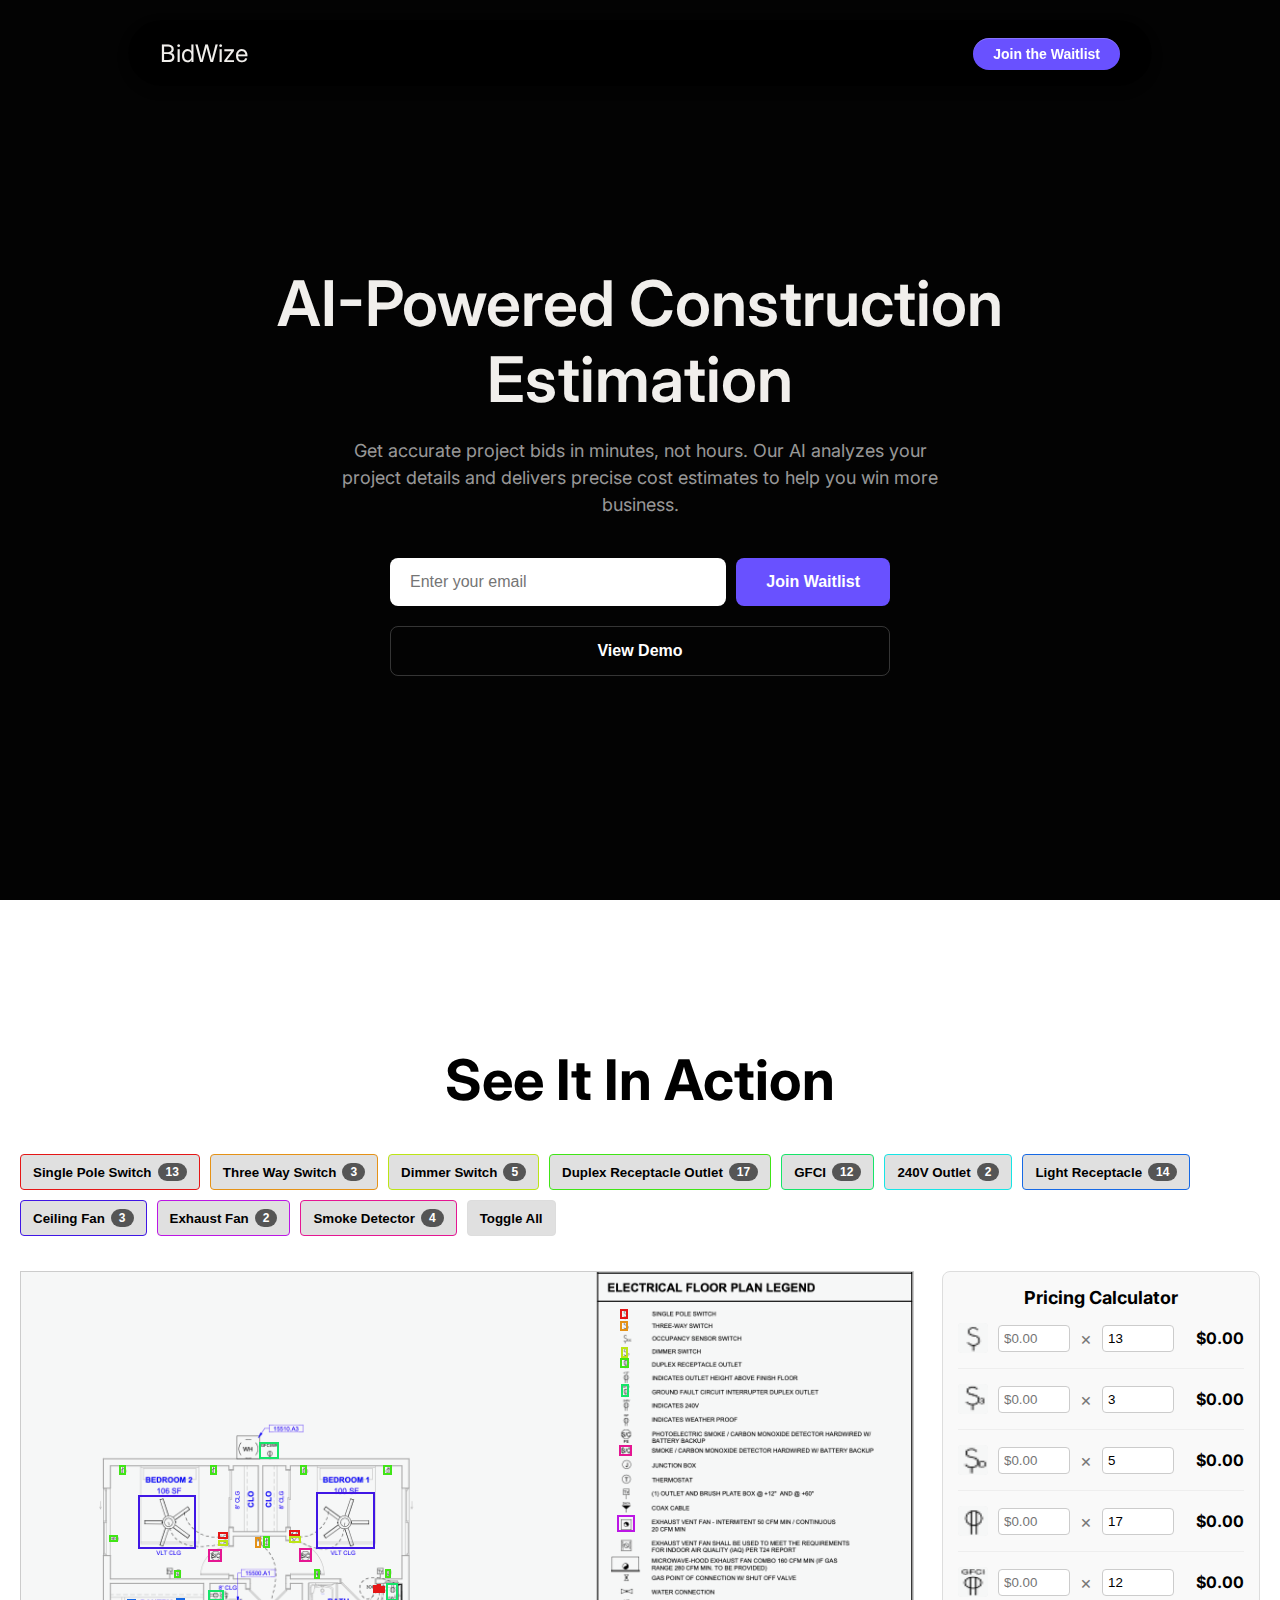
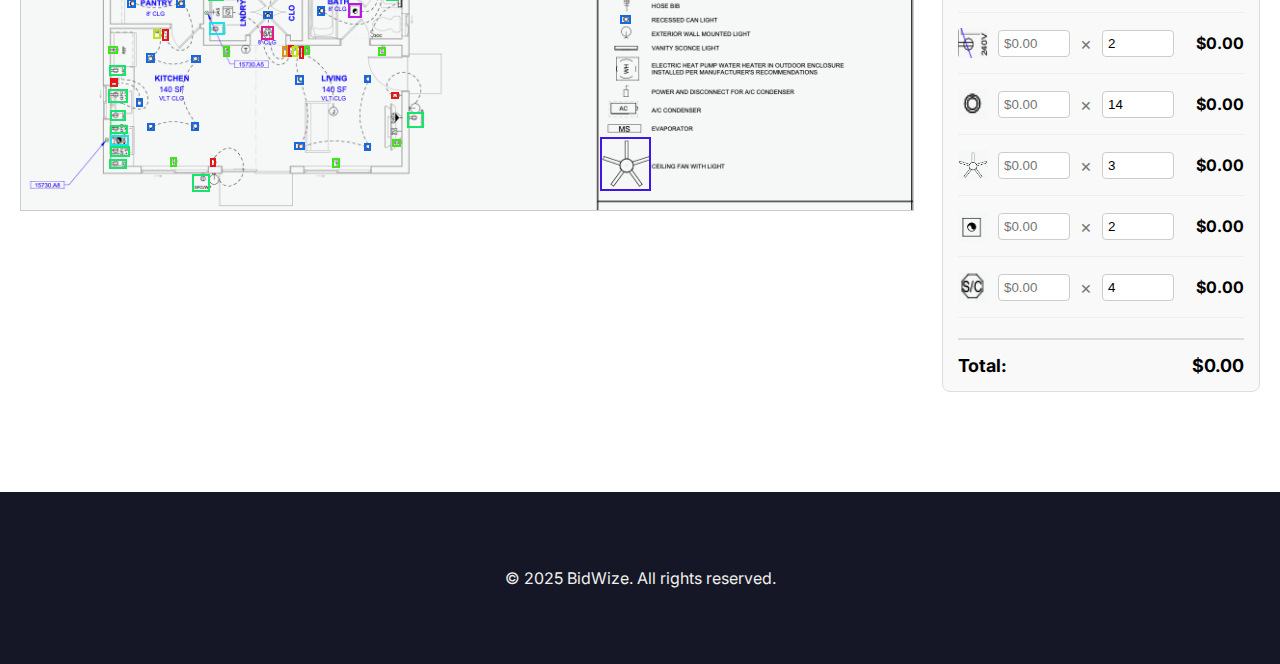
<file: index.html>
<!DOCTYPE html>
<html lang="en">
<head>
    <meta http-equiv="Content-Type" content="text/html; charset=UTF-8">
    <meta name="viewport" content="width=device-width">
    <title>BidWize</title>
    <meta name="description" content="Revolutionize your construction business with AI-powered cost estimation. Get accurate bids faster and win more projects.">
  <style>
    body {
            margin: 0;
            padding: 0;
            font-family: 'Inter', sans-serif;
            background-color: #030303;
            color: #F1EFEC;
        }

    /* Floating navbar */
    .navbar {
      position: fixed;
      top: 20px;
      left: 50%;
      transform: translateX(-50%);
      width: calc(100% - 40px);
      max-width: 960px;
      background-color: rgba(0, 0, 0, 0.75);
      backdrop-filter: blur(20px);
      border-radius: 40px;
      padding: 16px 32px;
      display: flex;
      justify-content: space-between;
      align-items: center;
      z-index: 999;
      box-shadow: 0 4px 12px rgba(0,0,0,0.2);
      border-color: whitesmoke;
      font-size: 150%;
    }

    .navbar a {
      color: white;
      text-decoration: none;
      font-weight: 500;
      margin-left: 20px;
      font-size: 14px;
    }

    .navbar .cta {
      background-color: #6951FF;
      padding: 8px 20px;
      border-radius: 50px;
      font-size: 14px;
      box-shadow: rgba(255, 255, 255, 0.2) 0px 1px inset, rgba(0, 0, 0, 0.16) 0px 2px 8px;
    }

    .section {
      padding: 140px 20px;
      max-width: 800px;
      margin: auto;
    }
/* Hero section */
        .hero {
            min-height: 100vh;
            display: flex;
            flex-direction: column;
            justify-content: center;
            align-items: center;
            text-align: center;
            padding: 0 20px;
            position: relative;
            overflow: hidden;
        }
        
        .hero-content {
            max-width: 800px;
            margin: 0 auto;
            z-index: 2;
        }
        
        .hero h1 {
            font-size: 63px;
            font-weight: 600;
            line-height: 1.2;
            margin-bottom: 20px;
        }
        
        .hero p {
            font-size: 18px;
            line-height: 1.5;
            color: rgba(255, 255, 255, 0.6);
            max-width: 600px;
            margin: 0 auto 40px;
        }
        
        /* Waitlist form */
        .waitlist-form {
            display: flex;
            flex-direction: column;
            gap: 20px;
            max-width: 500px;
            margin: 0 auto;
        }
        
        .input-group {
            display: flex;
            gap: 10px;
        }
        
        input[type="email"] {
            flex: 1;
            padding: 15px 20px;
            border-radius: 8px;
            border: none;
            font-size: 16px;
        }
        
        .btn {
            background-color: #6951FF;
            color: white;
            border: none;
            padding: 15px 30px;
            border-radius: 8px;
            font-size: 16px;
            font-weight: 600;
            cursor: pointer;
            transition: background-color 0.3s;
        }
        
        .btn-secondary {
            background-color: transparent;
            border: 1px solid rgba(255, 255, 255, 0.2);
        }
        
        .btn-secondary:hover {
            background-color: rgba(255, 255, 255, 0.05);
        }
        
        /* Features section */
        .features {
            padding: 100px 20px;
            background-color: white;
            color: black;
        }
        
        .features-container {
            max-width: 1200px;
            margin: 0 auto;
        }
        
        .features h2 {
            font-size: 56px;
            text-align: center;
            margin-bottom: 60px;
        }
        
        .feature-grid {
            display: grid;
            grid-template-columns: repeat(auto-fit, minmax(300px, 1fr));
            gap: 40px;
        }
        
        .feature-card {
            background-color: #f8f8f8;
            border-radius: 12px;
            padding: 30px;
        }
        
        .feature-card h3 {
            font-size: 24px;
            margin-bottom: 15px;
        }
        
        .feature-card p {
            color: #555;
            line-height: 1.5;
        }
        
        /* Demo section */
        .demo {
            padding: 100px 20px;
            text-align: center;
            background-color: white;
            color: black;
        }
        
        .demo h2 {
            font-size: 56px;
            margin-bottom: 40px;
        }
        
        .demo-video {
            max-width: 800px;
            margin: 0 auto;
            border-radius: 12px;
            overflow: hidden;
            box-shadow: 0 20px 40px rgba(0, 0, 0, 0.2);
        }
        
        /* Footer */
        footer {
            padding: 60px 20px;
            background-color: #151726;
            text-align: center;
        }
        
        /* Responsive adjustments */
        @media (max-width: 768px) {
            .hero h1 {
                font-size: 42px;
            }
            
            .features h2, .demo h2 {
                font-size: 42px;
            }
            
            .input-group {
                flex-direction: column;
            }
        }

        .container {
            display: flex;
            gap: 30px;
            align-items: flex-start;
        }
        #image-container {
            position: relative;
            margin-top: 20px;
            width: 100%; /* Take full available width */
            max-width: 2100px; /* Match your image's native width */
        }
        #main-image {
            border: 1px solid #ccc;
            width: 100%; /* Make image fill its container */
            height: auto; /* Maintain aspect ratio */
            display: block; /* Remove inline spacing */
        }
        .bbox {
            position: absolute;
            border: 2px solid;
            box-sizing: border-box;
            transition: opacity 0.3s;
        }
        .bbox.hidden {
            opacity: 0;
        }
        #controls {
            margin: 15px 0;
            display: flex;
            gap: 10px;
            flex-wrap: wrap;
        }
        .category-toggle {
            padding: 8px 12px;
            background: #f0f0f0;
            border: 1px solid #ddd;
            border-radius: 4px;
            cursor: pointer;
            transition: all 0.2s;
            display: flex;
            align-items: center;
            gap: 6px;
        }
        .category-toggle.active {
            background: #e0e0e0;
            font-weight: bold;
        }
        .count-badge {
            background: #555;
            color: white;
            border-radius: 10px;
            padding: 2px 8px;
            font-size: 12px;
        }
        
        /* Pricing Panel Styles */
        #pricing-panel {
            width: 300px;
            border: 1px solid #ddd;
            border-radius: 8px;
            padding: 15px;
            margin-top: 20px;
            background: #f9f9f9;
        }
        .pricing-header {
            font-weight: bold;
            margin-bottom: 15px;
            font-size: 18px;
        }
        .category-row {
            display: flex;
            align-items: center;
            gap: 10px;
            margin-bottom: 15px;
            padding-bottom: 15px;
            border-bottom: 1px solid #eee;
        }
        .category-icon {
            width: 30px;
            height: 30px;
            background: #eee;
            border-radius: 4px;
            display: flex;
            align-items: center;
            justify-content: center;
            font-size: 12px;
        }
        .price-input, .count-input {
            width: 60px;
            padding: 5px;
            border: 1px solid #ccc;
            border-radius: 4px;
        }
        .multiply-sign {
            font-size: 18px;
            color: #777;
        }
        .total {
            font-weight: bold;
            margin-left: auto;
            min-width: 60px;
            text-align: right;
        }
        .grand-total {
            margin-top: 20px;
            padding-top: 15px;
            border-top: 2px solid #ddd;
            font-weight: bold;
            font-size: 18px;
            display: flex;
            justify-content: space-between;
        }
    </style>
    <!-- Google Fonts -->
    <link href="https://fonts.googleapis.com/css2?family=Inter:wght@400;500;600;700&display=swap" rel="stylesheet">
</head>
<body>

  <div class="navbar">
    <div class="logo">BidWize</div>
    <div class="nav-links">
      <!-- <a href="#features">Features</a>
      <a href="#pricing">Pricing</a>
      <a href="#faq">FAQ</a> -->
      <button class="cta btn">Join the Waitlist</button>
    </div>
  </div>

  <!-- Hero Section -->
    <section class="hero">
        <div class="hero-content">
            <h1>AI-Powered Construction Estimation</h1>
            <p>Get accurate project bids in minutes, not hours. Our AI analyzes your project details and delivers precise cost estimates to help you win more business.</p>
            
            <div class="waitlist-form">
                  <form class="input-group" action="https://formspree.io/f/xrbkayak" method="POST">
                    <input type="email" name="email" placeholder="Enter your email" required>
                    <button class="btn" type="submit">Join Waitlist</button>
                  </form>
                <button class="btn btn-secondary">View Demo</button>
            </div>
        </div>
    </section>
    
    <!-- Features Section -->
    <!-- <section class="features">
        <div class="features-container">
            <h2>Why BidWize?</h2>
            
            <div class="feature-grid">
                <div class="feature-card">
                    <h3>90% Faster Estimates</h3>
                    <p>Generate complete project estimates in minutes instead of hours, giving you more time to focus on winning projects.</p>
                </div>
                
                <div class="feature-card">
                    <h3>AI-Powered Accuracy</h3>
                    <p>Our system learns from thousands of projects to provide the most accurate material and labor cost predictions.</p>
                </div>
                
                <div class="feature-card">
                    <h3>Competitive Edge</h3>
                    <p>Outbid competitors with precise estimates that protect your margins while remaining competitive.</p>
                </div>
                
                <div class="feature-card">
                    <h3>Customizable Templates</h3>
                    <p>Create and save templates for different project types to streamline your estimating process.</p>
                </div>
                
                <div class="feature-card">
                    <h3>Real-Time Updates</h3>
                    <p>Get automatic adjustments when material prices or labor rates change in your area.</p>
                </div>
                
                <div class="feature-card">
                    <h3>Seamless Integration</h3>
                    <p>Connect with your existing project management and accounting software.</p>
                </div>
            </div>
        </div>
    </section> -->
    
    <!-- Demo Section -->
    <section class="demo">
        <h2>See It In Action</h2>
    <div id="controls">
        <!-- Category toggles will be added here -->
    </div>
    
    <div class="container">
        <div>
            <div id="image-container">
                <img id="main-image" src="./demo_image.png" alt="Demo Image">
                <!-- Bounding boxes will be added here -->
            </div>
        </div>
        
        <div id="pricing-panel">
            <div class="pricing-header">Pricing Calculator</div>
            <!-- Category rows will be added here -->
            <div class="grand-total">
                <span>Total:</span>
                <span id="grand-total">$0.00</span>
            </div>
        </div>
    </div>
    </section>
    
    <!-- Final CTA -->
    <!-- <section class="hero" style="min-height: 60vh;">
        <div class="hero-content">
            <h2>Ready to Transform Your Estimating Process?</h2>
            <p>Join our waitlist to be among the first to access BidWize when we launch.</p>
            
            <div class="waitlist-form">
                <div class="input-group">
                    <input type="email" placeholder="Enter your email" required>
                    <button class="btn">Join Waitlist</button>
                </div>
            </div>
        </div>
    </section> -->
    
    <!-- Footer -->
    <footer>
        <p>© 2025 BidWize. All rights reserved.</p>
    </footer>
    
    <script>
        // Simple form handling
        document.querySelectorAll('.btn').forEach(button => {
            button.addEventListener('click', function() {
                if (this.textContent === 'Join Waitlist') {
                    const email = this.closest('.waitlist-form').querySelector('input').value;
                    if (email && validateEmail(email)) {
                        alert('Thanks for joining our waitlist! We\'ll be in touch soon.');
                    } else {
                        alert('Please enter a valid email address.');
                    }
                } else if (this.textContent === 'View Demo') {
                    // Scroll to demo section
                    document.querySelector('.demo').scrollIntoView({ behavior: 'smooth' });
                } else if (this.textContent === 'Join the Waitlist') {
                    // Scroll to demo section
                    document.querySelector('.hero').scrollIntoView({ behavior: 'smooth' });
                }
            });
        });
        
        function validateEmail(email) {
            const re = /^[^\s@]+@[^\s@]+\.[^\s@]+$/;
            return re.test(email);
        }

        // Fake annotations with % coordinates (relative to image size)
        const annotations = {
            "Single Pole Switch": [
                {
                    "bbox_x": 1244,
                    "bbox_y": 77,
                    "bbox_width": 18,
                    "bbox_height": 22,
                    "image_width": 1850,
                    "image_height": 1114
                },
                {
                    "bbox_x": 395,
                    "bbox_y": 1005,
                    "bbox_width": 12,
                    "bbox_height": 18,
                    "image_width": 1850,
                    "image_height": 1114
                },
                {
                    "bbox_x": 769,
                    "bbox_y": 869,
                    "bbox_width": 18,
                    "bbox_height": 14,
                    "image_width": 1850,
                    "image_height": 1114
                },
                {
                    "bbox_x": 733,
                    "bbox_y": 647,
                    "bbox_width": 7,
                    "bbox_height": 17,
                    "image_width": 1850,
                    "image_height": 1114
                },
                {
                    "bbox_x": 740,
                    "bbox_y": 645,
                    "bbox_width": 8,
                    "bbox_height": 19,
                    "image_width": 1850,
                    "image_height": 1114
                },
                {
                    "bbox_x": 748,
                    "bbox_y": 649,
                    "bbox_width": 9,
                    "bbox_height": 16,
                    "image_width": 1850,
                    "image_height": 1114
                },
                {
                    "bbox_x": 558,
                    "bbox_y": 534,
                    "bbox_width": 22,
                    "bbox_height": 13,
                    "image_width": 1850,
                    "image_height": 1114
                },
                {
                    "bbox_x": 411,
                    "bbox_y": 539,
                    "bbox_width": 20,
                    "bbox_height": 14,
                    "image_width": 1850,
                    "image_height": 1114
                },
                {
                    "bbox_x": 186,
                    "bbox_y": 839,
                    "bbox_width": 18,
                    "bbox_height": 10,
                    "image_width": 1850,
                    "image_height": 1114
                },
                {
                    "bbox_x": 186,
                    "bbox_y": 846,
                    "bbox_width": 18,
                    "bbox_height": 12,
                    "image_width": 1850,
                    "image_height": 1114
                },
                {
                    "bbox_x": 578,
                    "bbox_y": 773,
                    "bbox_width": 11,
                    "bbox_height": 27,
                    "image_width": 1850,
                    "image_height": 1114
                },
                {
                    "bbox_x": 556,
                    "bbox_y": 772,
                    "bbox_width": 13,
                    "bbox_height": 25,
                    "image_width": 1850,
                    "image_height": 1114
                },
                {
                    "bbox_x": 294,
                    "bbox_y": 738,
                    "bbox_width": 15,
                    "bbox_height": 25,
                    "image_width": 1850,
                    "image_height": 1114
                }
            ],
            "Three Way Switch": [
                {
                    "bbox_x": 487,
                    "bbox_y": 549,
                    "bbox_width": 13,
                    "bbox_height": 22,
                    "image_width": 1850,
                    "image_height": 1114
                },
                {
                    "bbox_x": 543,
                    "bbox_y": 773,
                    "bbox_width": 13,
                    "bbox_height": 24,
                    "image_width": 1850,
                    "image_height": 1114
                },
                {
                    "bbox_x": 1245,
                    "bbox_y": 102,
                    "bbox_width": 17,
                    "bbox_height": 22,
                    "image_width": 1850,
                    "image_height": 1114
                }
            ],
            "Dimmer Switch": [
                {
                    "bbox_x": 565,
                    "bbox_y": 773,
                    "bbox_width": 12,
                    "bbox_height": 24,
                    "image_width": 1850,
                    "image_height": 1114
                },
                {
                    "bbox_x": 1246,
                    "bbox_y": 157,
                    "bbox_width": 16,
                    "bbox_height": 21,
                    "image_width": 1850,
                    "image_height": 1114
                },
                {
                    "bbox_x": 558,
                    "bbox_y": 547,
                    "bbox_width": 24,
                    "bbox_height": 14,
                    "image_width": 1850,
                    "image_height": 1114
                },
                {
                    "bbox_x": 411,
                    "bbox_y": 555,
                    "bbox_width": 21,
                    "bbox_height": 13,
                    "image_width": 1850,
                    "image_height": 1114
                },
                {
                    "bbox_x": 276,
                    "bbox_y": 738,
                    "bbox_width": 17,
                    "bbox_height": 22,
                    "image_width": 1850,
                    "image_height": 1114
                }
            ],
            "Duplex Receptacle Outlet": [
                {
                    "bbox_x": 1245,
                    "bbox_y": 179,
                    "bbox_width": 19,
                    "bbox_height": 21,
                    "image_width": 1850,
                    "image_height": 1114
                },
                {
                    "bbox_x": 205,
                    "bbox_y": 400,
                    "bbox_width": 14,
                    "bbox_height": 21,
                    "image_width": 1850,
                    "image_height": 1114
                },
                {
                    "bbox_x": 394,
                    "bbox_y": 400,
                    "bbox_width": 14,
                    "bbox_height": 21,
                    "image_width": 1850,
                    "image_height": 1114
                },
                {
                    "bbox_x": 581,
                    "bbox_y": 400,
                    "bbox_width": 14,
                    "bbox_height": 21,
                    "image_width": 1850,
                    "image_height": 1114
                },
                {
                    "bbox_x": 753,
                    "bbox_y": 400,
                    "bbox_width": 18,
                    "bbox_height": 21,
                    "image_width": 1850,
                    "image_height": 1114
                },
                {
                    "bbox_x": 184,
                    "bbox_y": 544,
                    "bbox_width": 20,
                    "bbox_height": 16,
                    "image_width": 1850,
                    "image_height": 1114
                },
                {
                    "bbox_x": 319,
                    "bbox_y": 616,
                    "bbox_width": 14,
                    "bbox_height": 18,
                    "image_width": 1850,
                    "image_height": 1114
                },
                {
                    "bbox_x": 503,
                    "bbox_y": 547,
                    "bbox_width": 16,
                    "bbox_height": 24,
                    "image_width": 1850,
                    "image_height": 1114
                },
                {
                    "bbox_x": 609,
                    "bbox_y": 615,
                    "bbox_width": 13,
                    "bbox_height": 20,
                    "image_width": 1850,
                    "image_height": 1114
                },
                {
                    "bbox_x": 757,
                    "bbox_y": 615,
                    "bbox_width": 13,
                    "bbox_height": 19,
                    "image_width": 1850,
                    "image_height": 1114
                },
                {
                    "bbox_x": 743,
                    "bbox_y": 775,
                    "bbox_width": 17,
                    "bbox_height": 19,
                    "image_width": 1850,
                    "image_height": 1114
                },
                {
                    "bbox_x": 311,
                    "bbox_y": 1004,
                    "bbox_width": 15,
                    "bbox_height": 19,
                    "image_width": 1850,
                    "image_height": 1114
                },
                {
                    "bbox_x": 648,
                    "bbox_y": 1005,
                    "bbox_width": 16,
                    "bbox_height": 20,
                    "image_width": 1850,
                    "image_height": 1114
                },
                {
                    "bbox_x": 772,
                    "bbox_y": 966,
                    "bbox_width": 19,
                    "bbox_height": 16,
                    "image_width": 1850,
                    "image_height": 1114
                },
                {
                    "bbox_x": 420,
                    "bbox_y": 774,
                    "bbox_width": 16,
                    "bbox_height": 22,
                    "image_width": 1850,
                    "image_height": 1114
                },
                {
                    "bbox_x": 588,
                    "bbox_y": 774,
                    "bbox_width": 14,
                    "bbox_height": 19,
                    "image_width": 1850,
                    "image_height": 1114
                },
                {
                    "bbox_x": 183,
                    "bbox_y": 773,
                    "bbox_width": 20,
                    "bbox_height": 18,
                    "image_width": 1850,
                    "image_height": 1114
                }
            ],
            "GFCI": [
                {
                    "bbox_x": 1246,
                    "bbox_y": 233,
                    "bbox_width": 18,
                    "bbox_height": 27,
                    "image_width": 1850,
                    "image_height": 1114
                },
                {
                    "bbox_x": 496,
                    "bbox_y": 353,
                    "bbox_width": 41,
                    "bbox_height": 34,
                    "image_width": 1850,
                    "image_height": 1114
                },
                {
                    "bbox_x": 759,
                    "bbox_y": 643,
                    "bbox_width": 26,
                    "bbox_height": 37,
                    "image_width": 1850,
                    "image_height": 1114
                },
                {
                    "bbox_x": 803,
                    "bbox_y": 911,
                    "bbox_width": 35,
                    "bbox_height": 32,
                    "image_width": 1850,
                    "image_height": 1114
                },
                {
                    "bbox_x": 356,
                    "bbox_y": 1038,
                    "bbox_width": 39,
                    "bbox_height": 37,
                    "image_width": 1850,
                    "image_height": 1114
                },
                {
                    "bbox_x": 184,
                    "bbox_y": 1008,
                    "bbox_width": 37,
                    "bbox_height": 21,
                    "image_width": 1850,
                    "image_height": 1114
                },
                {
                    "bbox_x": 185,
                    "bbox_y": 814,
                    "bbox_width": 35,
                    "bbox_height": 22,
                    "image_width": 1850,
                    "image_height": 1114
                },
                {
                    "bbox_x": 186,
                    "bbox_y": 907,
                    "bbox_width": 33,
                    "bbox_height": 22,
                    "image_width": 1850,
                    "image_height": 1114
                },
                {
                    "bbox_x": 186,
                    "bbox_y": 937,
                    "bbox_width": 39,
                    "bbox_height": 19,
                    "image_width": 1850,
                    "image_height": 1114
                },
                {
                    "bbox_x": 186,
                    "bbox_y": 980,
                    "bbox_width": 42,
                    "bbox_height": 24,
                    "image_width": 1850,
                    "image_height": 1114
                },
                {
                    "bbox_x": 390,
                    "bbox_y": 658,
                    "bbox_width": 33,
                    "bbox_height": 22,
                    "image_width": 1850,
                    "image_height": 1114
                },
                {
                    "bbox_x": 183,
                    "bbox_y": 862,
                    "bbox_width": 40,
                    "bbox_height": 29,
                    "image_width": 1850,
                    "image_height": 1114
                }
            ],
            "240V Outlet": [
                {
                    "bbox_x": 392,
                    "bbox_y": 725,
                    "bbox_width": 33,
                    "bbox_height": 26,
                    "image_width": 1850,
                    "image_height": 1114
                },
                {
                    "bbox_x": 186,
                    "bbox_y": 958,
                    "bbox_width": 40,
                    "bbox_height": 22,
                    "image_width": 1850,
                    "image_height": 1114
                }
            ],
            "Light Receptacle": [
                {
                    "bbox_x": 1244,
                    "bbox_y": 709,
                    "bbox_width": 23,
                    "bbox_height": 20,
                    "image_width": 1850,
                    "image_height": 1114
                },
                {
                    "bbox_x": 570,
                    "bbox_y": 834,
                    "bbox_width": 19,
                    "bbox_height": 21,
                    "image_width": 1850,
                    "image_height": 1114
                },
                {
                    "bbox_x": 713,
                    "bbox_y": 834,
                    "bbox_width": 15,
                    "bbox_height": 17,
                    "image_width": 1850,
                    "image_height": 1114
                },
                {
                    "bbox_x": 713,
                    "bbox_y": 974,
                    "bbox_width": 16,
                    "bbox_height": 17,
                    "image_width": 1850,
                    "image_height": 1114
                },
                {
                    "bbox_x": 569,
                    "bbox_y": 973,
                    "bbox_width": 22,
                    "bbox_height": 15,
                    "image_width": 1850,
                    "image_height": 1114
                },
                {
                    "bbox_x": 354,
                    "bbox_y": 930,
                    "bbox_width": 18,
                    "bbox_height": 20,
                    "image_width": 1850,
                    "image_height": 1114
                },
                {
                    "bbox_x": 263,
                    "bbox_y": 932,
                    "bbox_width": 16,
                    "bbox_height": 17,
                    "image_width": 1850,
                    "image_height": 1114
                },
                {
                    "bbox_x": 240,
                    "bbox_y": 882,
                    "bbox_width": 15,
                    "bbox_height": 17,
                    "image_width": 1850,
                    "image_height": 1114
                },
                {
                    "bbox_x": 262,
                    "bbox_y": 789,
                    "bbox_width": 17,
                    "bbox_height": 20,
                    "image_width": 1850,
                    "image_height": 1114
                },
                {
                    "bbox_x": 354,
                    "bbox_y": 793,
                    "bbox_width": 21,
                    "bbox_height": 17,
                    "image_width": 1850,
                    "image_height": 1114
                },
                {
                    "bbox_x": 323,
                    "bbox_y": 675,
                    "bbox_width": 20,
                    "bbox_height": 21,
                    "image_width": 1850,
                    "image_height": 1114
                },
                {
                    "bbox_x": 222,
                    "bbox_y": 676,
                    "bbox_width": 19,
                    "bbox_height": 19,
                    "image_width": 1850,
                    "image_height": 1114
                },
                {
                    "bbox_x": 504,
                    "bbox_y": 702,
                    "bbox_width": 20,
                    "bbox_height": 17,
                    "image_width": 1850,
                    "image_height": 1114
                },
                {
                    "bbox_x": 616,
                    "bbox_y": 692,
                    "bbox_width": 17,
                    "bbox_height": 20,
                    "image_width": 1850,
                    "image_height": 1114
                }
            ],
            "Ceiling Fan": [
                {
                    "bbox_x": 1203,
                    "bbox_y": 961,
                    "bbox_width": 106,
                    "bbox_height": 113,
                    "image_width": 1850,
                    "image_height": 1114
                },
                {
                    "bbox_x": 614,
                    "bbox_y": 456,
                    "bbox_width": 123,
                    "bbox_height": 117,
                    "image_width": 1850,
                    "image_height": 1114
                },
                {
                    "bbox_x": 245,
                    "bbox_y": 461,
                    "bbox_width": 120,
                    "bbox_height": 113,
                    "image_width": 1850,
                    "image_height": 1114
                }
            ],
            "Exhaust Fan": [
                {
                    "bbox_x": 1239,
                    "bbox_y": 504,
                    "bbox_width": 36,
                    "bbox_height": 35,
                    "image_width": 1850,
                    "image_height": 1114
                },
                {
                    "bbox_x": 680,
                    "bbox_y": 685,
                    "bbox_width": 29,
                    "bbox_height": 31,
                    "image_width": 1850,
                    "image_height": 1114
                }
            ],
            "Smoke Detector": [
                {
                    "bbox_x": 1242,
                    "bbox_y": 358,
                    "bbox_width": 27,
                    "bbox_height": 24,
                    "image_width": 1850,
                    "image_height": 1114
                },
                {
                    "bbox_x": 579,
                    "bbox_y": 572,
                    "bbox_width": 26,
                    "bbox_height": 29,
                    "image_width": 1850,
                    "image_height": 1114
                },
                {
                    "bbox_x": 389,
                    "bbox_y": 574,
                    "bbox_width": 29,
                    "bbox_height": 26,
                    "image_width": 1850,
                    "image_height": 1114
                },
                {
                    "bbox_x": 500,
                    "bbox_y": 733,
                    "bbox_width": 27,
                    "bbox_height": 28,
                    "image_width": 1850,
                    "image_height": 1114
                }
            ]
        };

        // Vibrant colors for visibility
        const categoryColors = {
            "Single Pole Switch": "#E51616",
            "Three Way Switch": "#E59216",
            "Dimmer Switch": "#BCE516",
            "Duplex Receptacle Outlet": "#40E516",
            "GFCI": "#16E569",
            "240V Outlet": "#16E5E5",
            "Light Receptacle": "#1669E5",
            "Ceiling Fan": "#4016E5",
            "Exhaust Fan": "#BC16E5",
            "Smoke Detector": "#E51692"
        };

        // Category icons (using emoji for demo - replace with actual icons)
        const categoryIcons = {
            "Single Pole Switch": "./Single Pole Switch.png",
            "Three Way Switch": "./Three Way Switch.png",
            "Dimmer Switch": "./Dimmer Switch.png",
            "Duplex Receptacle Outlet": "./Duplex Receptacle Outlet.png",
            "GFCI": "./GFCI.png",
            "240V Outlet": "./240V Outlet.png",
            "Light Receptacle": "./Light Receptacle.png",
            "Ceiling Fan": "./Ceiling Fan.png",
            "Exhaust Fan": "./Exhaust Fan.png",
            "Smoke Detector": "./Smoke Detector.png"
        };

        // Track active categories
        const activeCategories = new Set(Object.keys(annotations));
        const pricingData = {};

        // Initialize everything
        function init() {
            renderBoundingBoxes();
            createCategoryToggles();
            createPricingPanel();
        }

        function renderBoundingBoxes() {
            const container = document.getElementById('image-container');
            container.querySelectorAll('.bbox').forEach(el => el.remove());

            const img = document.getElementById('main-image');
            
            // Wait for image to load to get accurate dimensions
            img.onload = function() {
                const imgWidth = img.naturalWidth; // Use actual image dimensions
                const imgHeight = img.naturalHeight;
                
                Object.entries(annotations).forEach(([category, boxes]) => {
                    boxes.forEach((box, index) => {
                        const boxElement = document.createElement('div');
                        boxElement.className = 'bbox';
                        boxElement.dataset.category = category;
                        boxElement.dataset.index = index;
                        boxElement.style.borderColor = categoryColors[category];
                        
                        // Calculate percentages based on actual image dimensions
                        boxElement.style.left = `${(box.bbox_x / box.image_width * 100)}%`;
                        boxElement.style.top = `${(box.bbox_y / box.image_height * 100)}%`;
                        boxElement.style.width = `${(box.bbox_width / box.image_width * 100)}%`;
                        boxElement.style.height = `${(box.bbox_height / box.image_height * 100)}%`;
                        
                        if (!activeCategories.has(category)) {
                            boxElement.classList.add('hidden');
                        }
                        
                        container.appendChild(boxElement);
                    });
                });
            };
            
            // Trigger load if image is already cached
            if (img.complete) img.onload();
        }

        function createCategoryToggles() {
            const controls = document.getElementById('controls');
            controls.innerHTML = ''; // Clear existing
            
            Object.keys(annotations).forEach(category => {
                const toggle = document.createElement('button');
                toggle.className = 'category-toggle active';
                toggle.innerHTML = `
                    ${category}
                    <span class="count-badge">${annotations[category].length}</span>
                `;
                toggle.style.borderColor = categoryColors[category];
                
                toggle.onclick = () => {
                    toggle.classList.toggle('active');
                    if (activeCategories.has(category)) {
                        activeCategories.delete(category);
                    } else {
                        activeCategories.add(category);
                    }
                    
                    // Update all boxes in this category
                    document.querySelectorAll(`.bbox[data-category="${category}"]`).forEach(box => {
                        box.classList.toggle('hidden');
                    });
                };
                
                controls.appendChild(toggle);
            });

            // Add "Toggle All" button
            const toggleAll = document.createElement('button');
            toggleAll.className = 'category-toggle active';
            toggleAll.textContent = 'Toggle All';
            toggleAll.onclick = () => {
                const allActive = activeCategories.size === Object.keys(annotations).length;
                
                if (allActive) {
                    // Hide all
                    activeCategories.clear();
                    document.querySelectorAll('.category-toggle').forEach(t => t.classList.remove('active'));
                } else {
                    // Show all
                    Object.keys(annotations).forEach(cat => activeCategories.add(cat));
                    document.querySelectorAll('.category-toggle').forEach(t => t.classList.add('active'));
                }
                
                document.querySelectorAll('.bbox').forEach(box => {
                    box.classList.toggle('hidden', !allActive);
                });
            };
            controls.appendChild(toggleAll);
        }

        function createPricingPanel() {
            const panel = document.getElementById('pricing-panel');
            const grandTotal = panel.querySelector('.grand-total');
            
            // Initialize pricing data
            Object.keys(annotations).forEach(category => {
                pricingData[category] = {
                    price: 0,
                    count: annotations[category].length,
                    total: 0
                };
            });
            
            // Create rows for each category
            Object.keys(annotations).forEach(category => {
                const row = document.createElement('div');
                row.className = 'category-row';
                row.innerHTML = `
                    <img class="category-icon" src="${categoryIcons[category]}"></img>
                    <input type="number" class="price-input" placeholder="$0.00" min="0" step="0.01" 
                           data-category="${category}" data-type="price">
                    <div class="multiply-sign">×</div>
                    <input type="number" class="count-input" value="${annotations[category].length}" min="0" 
                           data-category="${category}" data-type="count">
                    <div class="total" data-category="${category}">$0.00</div>
                `;
                panel.insertBefore(row, grandTotal);
            });
            
            // Add event listeners for inputs
            panel.querySelectorAll('input').forEach(input => {
                input.addEventListener('input', updateCalculations);
            });
            
            updateCalculations();
        }

        function updateCalculations() {
            // Update individual category totals
            let grandTotal = 0;
            
            Object.keys(annotations).forEach(category => {
                const price = parseFloat(document.querySelector(`.price-input[data-category="${category}"]`).value) || 0;
                const count = parseInt(document.querySelector(`.count-input[data-category="${category}"]`).value) || 0;
                const total = price * count;
                
                pricingData[category] = { price, count, total };
                document.querySelector(`.total[data-category="${category}"]`).textContent = `$${total.toFixed(2)}`;
                
                grandTotal += total;
            });
            
            // Update grand total
            document.getElementById('grand-total').textContent = `$${grandTotal.toFixed(2)}`;
        }

        // Initialize when the page loads
        window.onload = init;
    </script>

</body>
</html>
</file>
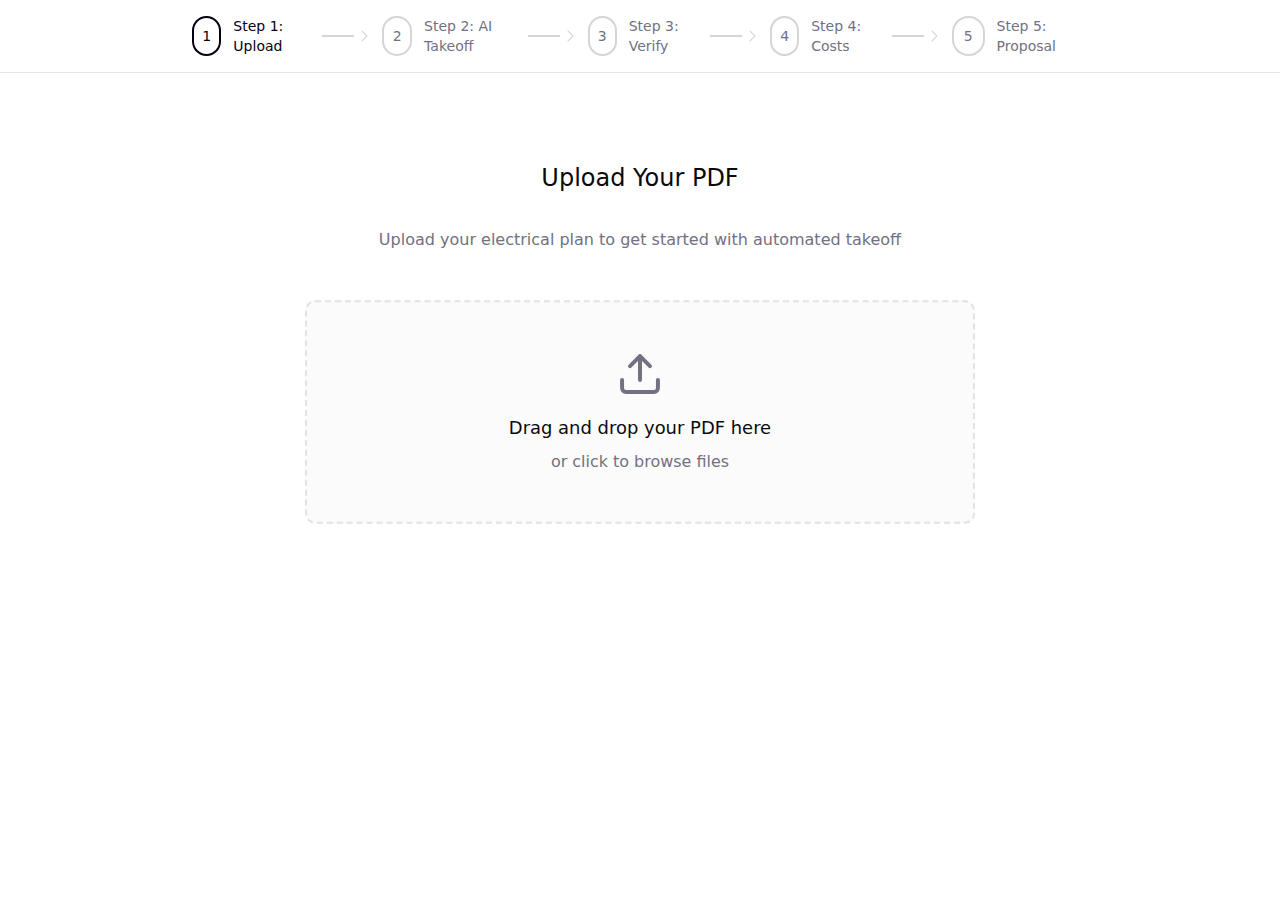
<file: demo/index.html>
<!DOCTYPE html>
  <html lang="en">
    <head>
      <meta charset="UTF-8" />
      <meta name="viewport" content="width=device-width, initial-scale=1.0" />
      <title>Interactive Demo Funnel Wireframe</title>
      <script type="module" crossorigin src="./assets/index-Ok19p2ru.js"></script>
      <link rel="stylesheet" crossorigin href="./assets/index-Dm3tGlqQ.css">
    </head>

    <body>
      <div id="root"></div>
    </body>
  </html>
</file>
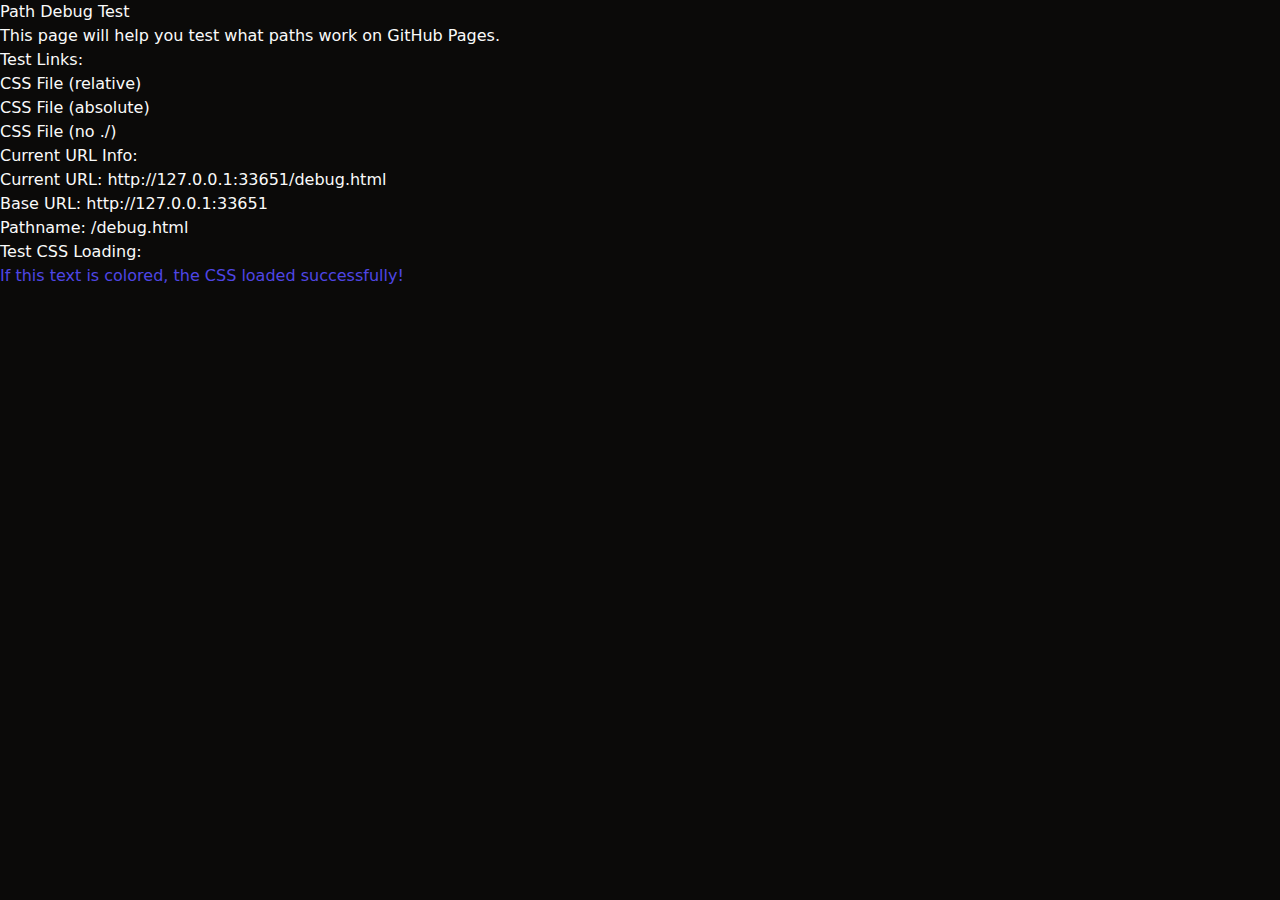
<file: debug.html>
<!DOCTYPE html>
<html>
<head>
    <title>Path Debug Test</title>
</head>
<body>
    <h1>Path Debug Test</h1>
    <p>This page will help you test what paths work on GitHub Pages.</p>
    
    <h2>Test Links:</h2>
    <ul>
        <li><a href="./_next/static/css/00683d45431f63c9.css" target="_blank">CSS File (relative)</a></li>
        <li><a href="/_next/static/css/00683d45431f63c9.css" target="_blank">CSS File (absolute)</a></li>
        <li><a href="_next/static/css/00683d45431f63c9.css" target="_blank">CSS File (no ./)</a></li>
    </ul>
    
    <h2>Current URL Info:</h2>
    <script>
        document.write('<p>Current URL: ' + window.location.href + '</p>');
        document.write('<p>Base URL: ' + window.location.origin + '</p>');
        document.write('<p>Pathname: ' + window.location.pathname + '</p>');
    </script>
    
    <h2>Test CSS Loading:</h2>
    <link rel="stylesheet" href="./_next/static/css/00683d45431f63c9.css">
    <p style="color: #4f46e5;">If this text is colored, the CSS loaded successfully!</p>
</body>
</html>
</file>
<file: _next/static/css/00683d45431f63c9.css>
/*
! tailwindcss v3.4.3 | MIT License | https://tailwindcss.com
*/*,:after,:before{box-sizing:border-box;border:0 solid #e5e7eb}:after,:before{--tw-content:""}:host,html{line-height:1.5;-webkit-text-size-adjust:100%;-moz-tab-size:4;-o-tab-size:4;tab-size:4;font-family:ui-sans-serif,system-ui,sans-serif,Apple Color Emoji,Segoe UI Emoji,Segoe UI Symbol,Noto Color Emoji;font-feature-settings:normal;font-variation-settings:normal;-webkit-tap-highlight-color:transparent}body{margin:0;line-height:inherit}hr{height:0;color:inherit;border-top-width:1px}abbr:where([title]){-webkit-text-decoration:underline dotted;text-decoration:underline dotted}h1,h2,h3,h4,h5,h6{font-size:inherit;font-weight:inherit}a{color:inherit;text-decoration:inherit}b,strong{font-weight:bolder}code,kbd,pre,samp{font-family:ui-monospace,SFMono-Regular,Menlo,Monaco,Consolas,Liberation Mono,Courier New,monospace;font-feature-settings:normal;font-variation-settings:normal;font-size:1em}small{font-size:80%}sub,sup{font-size:75%;line-height:0;position:relative;vertical-align:baseline}sub{bottom:-.25em}sup{top:-.5em}table{text-indent:0;border-color:inherit;border-collapse:collapse}button,input,optgroup,select,textarea{font-family:inherit;font-feature-settings:inherit;font-variation-settings:inherit;font-size:100%;font-weight:inherit;line-height:inherit;letter-spacing:inherit;color:inherit;margin:0;padding:0}button,select{text-transform:none}button,input:where([type=button]),input:where([type=reset]),input:where([type=submit]){-webkit-appearance:button;background-color:transparent;background-image:none}:-moz-focusring{outline:auto}:-moz-ui-invalid{box-shadow:none}progress{vertical-align:baseline}::-webkit-inner-spin-button,::-webkit-outer-spin-button{height:auto}[type=search]{-webkit-appearance:textfield;outline-offset:-2px}::-webkit-search-decoration{-webkit-appearance:none}::-webkit-file-upload-button{-webkit-appearance:button;font:inherit}summary{display:list-item}blockquote,dd,dl,figure,h1,h2,h3,h4,h5,h6,hr,p,pre{margin:0}fieldset{margin:0}fieldset,legend{padding:0}menu,ol,ul{list-style:none;margin:0;padding:0}dialog{padding:0}textarea{resize:vertical}input::-moz-placeholder,textarea::-moz-placeholder{opacity:1;color:#9ca3af}input::placeholder,textarea::placeholder{opacity:1;color:#9ca3af}[role=button],button{cursor:pointer}:disabled{cursor:default}audio,canvas,embed,iframe,img,object,svg,video{display:block;vertical-align:middle}img,video{max-width:100%;height:auto}[hidden]{display:none}*,:after,:before{--tw-border-spacing-x:0;--tw-border-spacing-y:0;--tw-translate-x:0;--tw-translate-y:0;--tw-rotate:0;--tw-skew-x:0;--tw-skew-y:0;--tw-scale-x:1;--tw-scale-y:1;--tw-pan-x: ;--tw-pan-y: ;--tw-pinch-zoom: ;--tw-scroll-snap-strictness:proximity;--tw-gradient-from-position: ;--tw-gradient-via-position: ;--tw-gradient-to-position: ;--tw-ordinal: ;--tw-slashed-zero: ;--tw-numeric-figure: ;--tw-numeric-spacing: ;--tw-numeric-fraction: ;--tw-ring-inset: ;--tw-ring-offset-width:0px;--tw-ring-offset-color:#fff;--tw-ring-color:rgba(59,130,246,.5);--tw-ring-offset-shadow:0 0 #0000;--tw-ring-shadow:0 0 #0000;--tw-shadow:0 0 #0000;--tw-shadow-colored:0 0 #0000;--tw-blur: ;--tw-brightness: ;--tw-contrast: ;--tw-grayscale: ;--tw-hue-rotate: ;--tw-invert: ;--tw-saturate: ;--tw-sepia: ;--tw-drop-shadow: ;--tw-backdrop-blur: ;--tw-backdrop-brightness: ;--tw-backdrop-contrast: ;--tw-backdrop-grayscale: ;--tw-backdrop-hue-rotate: ;--tw-backdrop-invert: ;--tw-backdrop-opacity: ;--tw-backdrop-saturate: ;--tw-backdrop-sepia: ;--tw-contain-size: ;--tw-contain-layout: ;--tw-contain-paint: ;--tw-contain-style: }::backdrop{--tw-border-spacing-x:0;--tw-border-spacing-y:0;--tw-translate-x:0;--tw-translate-y:0;--tw-rotate:0;--tw-skew-x:0;--tw-skew-y:0;--tw-scale-x:1;--tw-scale-y:1;--tw-pan-x: ;--tw-pan-y: ;--tw-pinch-zoom: ;--tw-scroll-snap-strictness:proximity;--tw-gradient-from-position: ;--tw-gradient-via-position: ;--tw-gradient-to-position: ;--tw-ordinal: ;--tw-slashed-zero: ;--tw-numeric-figure: ;--tw-numeric-spacing: ;--tw-numeric-fraction: ;--tw-ring-inset: ;--tw-ring-offset-width:0px;--tw-ring-offset-color:#fff;--tw-ring-color:rgba(59,130,246,.5);--tw-ring-offset-shadow:0 0 #0000;--tw-ring-shadow:0 0 #0000;--tw-shadow:0 0 #0000;--tw-shadow-colored:0 0 #0000;--tw-blur: ;--tw-brightness: ;--tw-contrast: ;--tw-grayscale: ;--tw-hue-rotate: ;--tw-invert: ;--tw-saturate: ;--tw-sepia: ;--tw-drop-shadow: ;--tw-backdrop-blur: ;--tw-backdrop-brightness: ;--tw-backdrop-contrast: ;--tw-backdrop-grayscale: ;--tw-backdrop-hue-rotate: ;--tw-backdrop-invert: ;--tw-backdrop-opacity: ;--tw-backdrop-saturate: ;--tw-backdrop-sepia: ;--tw-contain-size: ;--tw-contain-layout: ;--tw-contain-paint: ;--tw-contain-style: }.pointer-events-none{pointer-events:none}.fixed{position:fixed}.absolute{position:absolute}.relative{position:relative}.sticky{position:sticky}.inset-0{inset:0}.-top-40{top:-10rem}.left-1\/2{left:50%}.right-4{right:1rem}.top-0{top:0}.top-4{top:1rem}.-z-10{z-index:-10}.z-10{z-index:10}.z-50{z-index:50}.mx-auto{margin-left:auto;margin-right:auto}.mb-2{margin-bottom:.5rem}.mb-4{margin-bottom:1rem}.mb-6{margin-bottom:1.5rem}.mb-8{margin-bottom:2rem}.ml-1{margin-left:.25rem}.ml-2{margin-left:.5rem}.mt-1{margin-top:.25rem}.mt-10{margin-top:2.5rem}.mt-3{margin-top:.75rem}.mt-4{margin-top:1rem}.mt-5{margin-top:1.25rem}.mt-6{margin-top:1.5rem}.mt-8{margin-top:2rem}.inline{display:inline}.flex{display:flex}.inline-flex{display:inline-flex}.grid{display:grid}.hidden{display:none}.h-10{height:2.5rem}.h-11{height:2.75rem}.h-16{height:4rem}.h-3{height:.75rem}.h-3\.5{height:.875rem}.h-4{height:1rem}.h-40{height:10rem}.h-5{height:1.25rem}.h-6{height:1.5rem}.h-64{height:16rem}.h-8{height:2rem}.h-9{height:2.25rem}.h-\[700px\]{height:700px}.h-\[90vh\]{height:90vh}.h-full{height:100%}.min-h-screen{min-height:100vh}.w-10{width:2.5rem}.w-16{width:4rem}.w-3{width:.75rem}.w-3\.5{width:.875rem}.w-4{width:1rem}.w-40{width:10rem}.w-5{width:1.25rem}.w-6{width:1.5rem}.w-8{width:2rem}.w-\[700px\]{width:700px}.w-full{width:100%}.max-w-2xl{max-width:42rem}.max-w-6xl{max-width:72rem}.max-w-7xl{max-width:80rem}.max-w-xl{max-width:36rem}.-translate-x-1\/2{--tw-translate-x:-50%;transform:translate(var(--tw-translate-x),var(--tw-translate-y)) rotate(var(--tw-rotate)) skewX(var(--tw-skew-x)) skewY(var(--tw-skew-y)) scaleX(var(--tw-scale-x)) scaleY(var(--tw-scale-y))}.animate-\[marquee_30s_linear_infinite\]{animation:marquee 30s linear infinite}.grid-cols-1{grid-template-columns:repeat(1,minmax(0,1fr))}.flex-row{flex-direction:row}.flex-col{flex-direction:column}.flex-wrap{flex-wrap:wrap}.items-center{align-items:center}.items-baseline{align-items:baseline}.justify-center{justify-content:center}.justify-between{justify-content:space-between}.gap-1{gap:.25rem}.gap-10{gap:2.5rem}.gap-2{gap:.5rem}.gap-3{gap:.75rem}.gap-4{gap:1rem}.gap-6{gap:1.5rem}.space-y-2>:not([hidden])~:not([hidden]){--tw-space-y-reverse:0;margin-top:calc(.5rem * calc(1 - var(--tw-space-y-reverse)));margin-bottom:calc(.5rem * var(--tw-space-y-reverse))}.overflow-hidden{overflow:hidden}.overflow-x-auto{overflow-x:auto}.whitespace-nowrap{white-space:nowrap}.rounded-2xl{border-radius:1rem}.rounded-full{border-radius:9999px}.rounded-lg{border-radius:.5rem}.rounded-md{border-radius:.375rem}.rounded-xl{border-radius:.75rem}.border{border-width:1px}.border-b{border-bottom-width:1px}.border-t{border-top-width:1px}.border-white\/10{border-color:hsla(0,0%,100%,.1)}.border-white\/20{border-color:hsla(0,0%,100%,.2)}.border-white\/5{border-color:hsla(0,0%,100%,.05)}.bg-background{--tw-bg-opacity:1;background-color:hsl(240 10% 4%/var(--tw-bg-opacity))}.bg-background\/40{background-color:rgba(9,9,11,.4)}.bg-background\/50{background-color:rgba(9,9,11,.5)}.bg-background\/60{background-color:rgba(9,9,11,.6)}.bg-black\/80{background-color:rgba(0,0,0,.8)}.bg-green-400{--tw-bg-opacity:1;background-color:rgb(74 222 128/var(--tw-bg-opacity))}.bg-neutral-900\/60{background-color:hsla(0,0%,9%,.6)}.bg-red-400{--tw-bg-opacity:1;background-color:rgb(248 113 113/var(--tw-bg-opacity))}.bg-transparent{background-color:transparent}.bg-white{--tw-bg-opacity:1;background-color:rgb(255 255 255/var(--tw-bg-opacity))}.bg-white\/10{background-color:hsla(0,0%,100%,.1)}.bg-white\/90{background-color:hsla(0,0%,100%,.9)}.bg-yellow-400{--tw-bg-opacity:1;background-color:rgb(250 204 21/var(--tw-bg-opacity))}.bg-\[radial-gradient\(\#ffffff10_1px\2c transparent_1px\)\]{background-image:radial-gradient(#ffffff10 1px,transparent 0)}.bg-gradient-to-b{background-image:linear-gradient(to bottom,var(--tw-gradient-stops))}.bg-gradient-to-br{background-image:linear-gradient(to bottom right,var(--tw-gradient-stops))}.bg-gradient-to-r{background-image:linear-gradient(to right,var(--tw-gradient-stops))}.from-background\/60{--tw-gradient-from:rgba(9,9,11,.6) var(--tw-gradient-from-position);--tw-gradient-to:rgba(9,9,11,0) var(--tw-gradient-to-position);--tw-gradient-stops:var(--tw-gradient-from),var(--tw-gradient-to)}.from-fuchsia-500\/20{--tw-gradient-from:rgba(217,70,239,.2) var(--tw-gradient-from-position);--tw-gradient-to:rgba(217,70,239,0) var(--tw-gradient-to-position);--tw-gradient-stops:var(--tw-gradient-from),var(--tw-gradient-to)}.from-indigo-500{--tw-gradient-from:#6366f1 var(--tw-gradient-from-position);--tw-gradient-to:rgba(99,102,241,0) var(--tw-gradient-to-position);--tw-gradient-stops:var(--tw-gradient-from),var(--tw-gradient-to)}.from-indigo-500\/20{--tw-gradient-from:rgba(99,102,241,.2) var(--tw-gradient-from-position);--tw-gradient-to:rgba(99,102,241,0) var(--tw-gradient-to-position);--tw-gradient-stops:var(--tw-gradient-from),var(--tw-gradient-to)}.from-indigo-600{--tw-gradient-from:#4f46e5 var(--tw-gradient-from-position);--tw-gradient-to:rgba(79,70,229,0) var(--tw-gradient-to-position);--tw-gradient-stops:var(--tw-gradient-from),var(--tw-gradient-to)}.via-indigo-500\/10{--tw-gradient-to:rgba(99,102,241,0) var(--tw-gradient-to-position);--tw-gradient-stops:var(--tw-gradient-from),rgba(99,102,241,.1) var(--tw-gradient-via-position),var(--tw-gradient-to)}.to-background\/40{--tw-gradient-to:rgba(9,9,11,.4) var(--tw-gradient-to-position)}.to-purple-500{--tw-gradient-to:#a855f7 var(--tw-gradient-to-position)}.to-purple-500\/20{--tw-gradient-to:rgba(168,85,247,.2) var(--tw-gradient-to-position)}.to-purple-600{--tw-gradient-to:#9333ea var(--tw-gradient-to-position)}.to-transparent{--tw-gradient-to:transparent var(--tw-gradient-to-position)}.bg-clip-text{-webkit-background-clip:text;background-clip:text}.fill-yellow-400{fill:#facc15}.p-0{padding:0}.p-2{padding:.5rem}.p-4{padding:1rem}.p-5{padding:1.25rem}.p-6{padding:1.5rem}.p-8{padding:2rem}.px-2{padding-left:.5rem;padding-right:.5rem}.px-2\.5{padding-left:.625rem;padding-right:.625rem}.px-3{padding-left:.75rem;padding-right:.75rem}.px-4{padding-left:1rem;padding-right:1rem}.px-5{padding-left:1.25rem;padding-right:1.25rem}.px-6{padding-left:1.5rem;padding-right:1.5rem}.py-0{padding-top:0;padding-bottom:0}.py-0\.5{padding-top:.125rem;padding-bottom:.125rem}.py-1{padding-top:.25rem;padding-bottom:.25rem}.py-10{padding-top:2.5rem;padding-bottom:2.5rem}.py-14{padding-top:3.5rem;padding-bottom:3.5rem}.py-2{padding-top:.5rem;padding-bottom:.5rem}.py-20{padding-top:5rem;padding-bottom:5rem}.py-3{padding-top:.75rem;padding-bottom:.75rem}.pb-2{padding-bottom:.5rem}.pb-4{padding-bottom:1rem}.pt-16{padding-top:4rem}.text-left{text-align:left}.text-center{text-align:center}.text-2xl{font-size:1.5rem;line-height:2rem}.text-3xl{font-size:1.875rem;line-height:2.25rem}.text-4xl{font-size:2.25rem;line-height:2.5rem}.text-base{font-size:1rem;line-height:1.5rem}.text-lg{font-size:1.125rem;line-height:1.75rem}.text-sm{font-size:.875rem;line-height:1.25rem}.text-xl{font-size:1.25rem;line-height:1.75rem}.text-xs{font-size:.75rem;line-height:1rem}.font-medium{font-weight:500}.font-semibold{font-weight:600}.uppercase{text-transform:uppercase}.leading-7{line-height:1.75rem}.leading-relaxed{line-height:1.625}.tracking-tight{letter-spacing:-.025em}.tracking-widest{letter-spacing:.1em}.text-black{--tw-text-opacity:1;color:rgb(0 0 0/var(--tw-text-opacity))}.text-emerald-500{--tw-text-opacity:1;color:rgb(16 185 129/var(--tw-text-opacity))}.text-foreground{--tw-text-opacity:1;color:hsl(0 0% 98%/var(--tw-text-opacity))}.text-transparent{color:transparent}.text-white{--tw-text-opacity:1;color:rgb(255 255 255/var(--tw-text-opacity))}.text-yellow-400{--tw-text-opacity:1;color:rgb(250 204 21/var(--tw-text-opacity))}.opacity-20{opacity:.2}.opacity-30{opacity:.3}.opacity-60{opacity:.6}.opacity-70{opacity:.7}.opacity-\[0\.25\]{opacity:.25}.mix-blend-overlay{mix-blend-mode:overlay}.shadow{--tw-shadow:0 1px 3px 0 rgba(0,0,0,.1),0 1px 2px -1px rgba(0,0,0,.1);--tw-shadow-colored:0 1px 3px 0 var(--tw-shadow-color),0 1px 2px -1px var(--tw-shadow-color)}.shadow,.shadow-2xl{box-shadow:var(--tw-ring-offset-shadow,0 0 #0000),var(--tw-ring-shadow,0 0 #0000),var(--tw-shadow)}.shadow-2xl{--tw-shadow:0 25px 50px -12px rgba(0,0,0,.25);--tw-shadow-colored:0 25px 50px -12px var(--tw-shadow-color)}.shadow-lg{--tw-shadow:0 10px 15px -3px rgba(0,0,0,.1),0 4px 6px -4px rgba(0,0,0,.1);--tw-shadow-colored:0 10px 15px -3px var(--tw-shadow-color),0 4px 6px -4px var(--tw-shadow-color)}.shadow-lg,.shadow-xl{box-shadow:var(--tw-ring-offset-shadow,0 0 #0000),var(--tw-ring-shadow,0 0 #0000),var(--tw-shadow)}.shadow-xl{--tw-shadow:0 20px 25px -5px rgba(0,0,0,.1),0 8px 10px -6px rgba(0,0,0,.1);--tw-shadow-colored:0 20px 25px -5px var(--tw-shadow-color),0 8px 10px -6px var(--tw-shadow-color)}.outline{outline-style:solid}.ring-1{--tw-ring-offset-shadow:var(--tw-ring-inset) 0 0 0 var(--tw-ring-offset-width) var(--tw-ring-offset-color);--tw-ring-shadow:var(--tw-ring-inset) 0 0 0 calc(1px + var(--tw-ring-offset-width)) var(--tw-ring-color)}.ring-1,.ring-2{box-shadow:var(--tw-ring-offset-shadow),var(--tw-ring-shadow),var(--tw-shadow,0 0 #0000)}.ring-2{--tw-ring-offset-shadow:var(--tw-ring-inset) 0 0 0 var(--tw-ring-offset-width) var(--tw-ring-offset-color);--tw-ring-shadow:var(--tw-ring-inset) 0 0 0 calc(2px + var(--tw-ring-offset-width)) var(--tw-ring-color)}.ring-white\/10{--tw-ring-color:hsla(0,0%,100%,.1)}.ring-white\/30{--tw-ring-color:hsla(0,0%,100%,.3)}.ring-offset-black{--tw-ring-offset-color:#000}.blur-3xl{--tw-blur:blur(64px)}.blur-3xl,.filter{filter:var(--tw-blur) var(--tw-brightness) var(--tw-contrast) var(--tw-grayscale) var(--tw-hue-rotate) var(--tw-invert) var(--tw-saturate) var(--tw-sepia) var(--tw-drop-shadow)}.backdrop-blur{--tw-backdrop-blur:blur(8px)}.backdrop-blur,.backdrop-blur-sm{backdrop-filter:var(--tw-backdrop-blur) var(--tw-backdrop-brightness) var(--tw-backdrop-contrast) var(--tw-backdrop-grayscale) var(--tw-backdrop-hue-rotate) var(--tw-backdrop-invert) var(--tw-backdrop-opacity) var(--tw-backdrop-saturate) var(--tw-backdrop-sepia)}.backdrop-blur-sm{--tw-backdrop-blur:blur(4px)}.backdrop-filter{backdrop-filter:var(--tw-backdrop-blur) var(--tw-backdrop-brightness) var(--tw-backdrop-contrast) var(--tw-backdrop-grayscale) var(--tw-backdrop-hue-rotate) var(--tw-backdrop-invert) var(--tw-backdrop-opacity) var(--tw-backdrop-saturate) var(--tw-backdrop-sepia)}.transition{transition-property:color,background-color,border-color,text-decoration-color,fill,stroke,opacity,box-shadow,transform,filter,backdrop-filter;transition-timing-function:cubic-bezier(.4,0,.2,1);transition-duration:.15s}.transition-all{transition-property:all;transition-timing-function:cubic-bezier(.4,0,.2,1);transition-duration:.15s}.transition-colors{transition-property:color,background-color,border-color,text-decoration-color,fill,stroke;transition-timing-function:cubic-bezier(.4,0,.2,1);transition-duration:.15s}.duration-200{transition-duration:.2s}.\[background-size\:20px_20px\]{background-size:20px 20px}:root{--bg:12 10% 4%;--fg:0 0% 98%}body,html{background-color:hsl(var(--bg)/1);color:hsl(var(--fg)/1)}a{text-decoration:none}.hover\:bg-neutral-200:hover{--tw-bg-opacity:1;background-color:rgb(229 229 229/var(--tw-bg-opacity))}.hover\:bg-white:hover{--tw-bg-opacity:1;background-color:rgb(255 255 255/var(--tw-bg-opacity))}.hover\:bg-white\/10:hover{background-color:hsla(0,0%,100%,.1)}.hover\:from-indigo-700:hover{--tw-gradient-from:#4338ca var(--tw-gradient-from-position);--tw-gradient-to:rgba(67,56,202,0) var(--tw-gradient-to-position);--tw-gradient-stops:var(--tw-gradient-from),var(--tw-gradient-to)}.hover\:to-purple-700:hover{--tw-gradient-to:#7e22ce var(--tw-gradient-to-position)}.hover\:text-foreground:hover{--tw-text-opacity:1;color:hsl(0 0% 98%/var(--tw-text-opacity))}.hover\:opacity-100:hover{opacity:1}.focus-visible\:outline-none:focus-visible{outline:2px solid transparent;outline-offset:2px}.focus-visible\:ring-2:focus-visible{--tw-ring-offset-shadow:var(--tw-ring-inset) 0 0 0 var(--tw-ring-offset-width) var(--tw-ring-offset-color);--tw-ring-shadow:var(--tw-ring-inset) 0 0 0 calc(2px + var(--tw-ring-offset-width)) var(--tw-ring-color);box-shadow:var(--tw-ring-offset-shadow),var(--tw-ring-shadow),var(--tw-shadow,0 0 #0000)}.focus-visible\:ring-offset-2:focus-visible{--tw-ring-offset-width:2px}.disabled\:pointer-events-none:disabled{pointer-events:none}.disabled\:opacity-50:disabled{opacity:.5}@supports (backdrop-filter:var(--tw )){.supports-\[backdrop-filter\]\:bg-background\/60{background-color:rgba(9,9,11,.6)}}@media (min-width:640px){.sm\:inline-flex{display:inline-flex}.sm\:grid-cols-2{grid-template-columns:repeat(2,minmax(0,1fr))}.sm\:grid-cols-5{grid-template-columns:repeat(5,minmax(0,1fr))}.sm\:px-6{padding-left:1.5rem;padding-right:1.5rem}.sm\:py-20{padding-top:5rem;padding-bottom:5rem}.sm\:text-3xl{font-size:1.875rem;line-height:2.25rem}.sm\:text-4xl{font-size:2.25rem;line-height:2.5rem}.sm\:text-5xl{font-size:3rem;line-height:1}}@media (min-width:768px){.md\:flex{display:flex}.md\:hidden{display:none}.md\:grid-cols-3{grid-template-columns:repeat(3,minmax(0,1fr))}.md\:flex-row{flex-direction:row}}@media (min-width:1024px){.lg\:grid-cols-2{grid-template-columns:repeat(2,minmax(0,1fr))}.lg\:grid-cols-4{grid-template-columns:repeat(4,minmax(0,1fr))}.lg\:px-8{padding-left:2rem;padding-right:2rem}.lg\:py-28{padding-top:7rem;padding-bottom:7rem}.lg\:text-6xl{font-size:3.75rem;line-height:1}}
</file>
